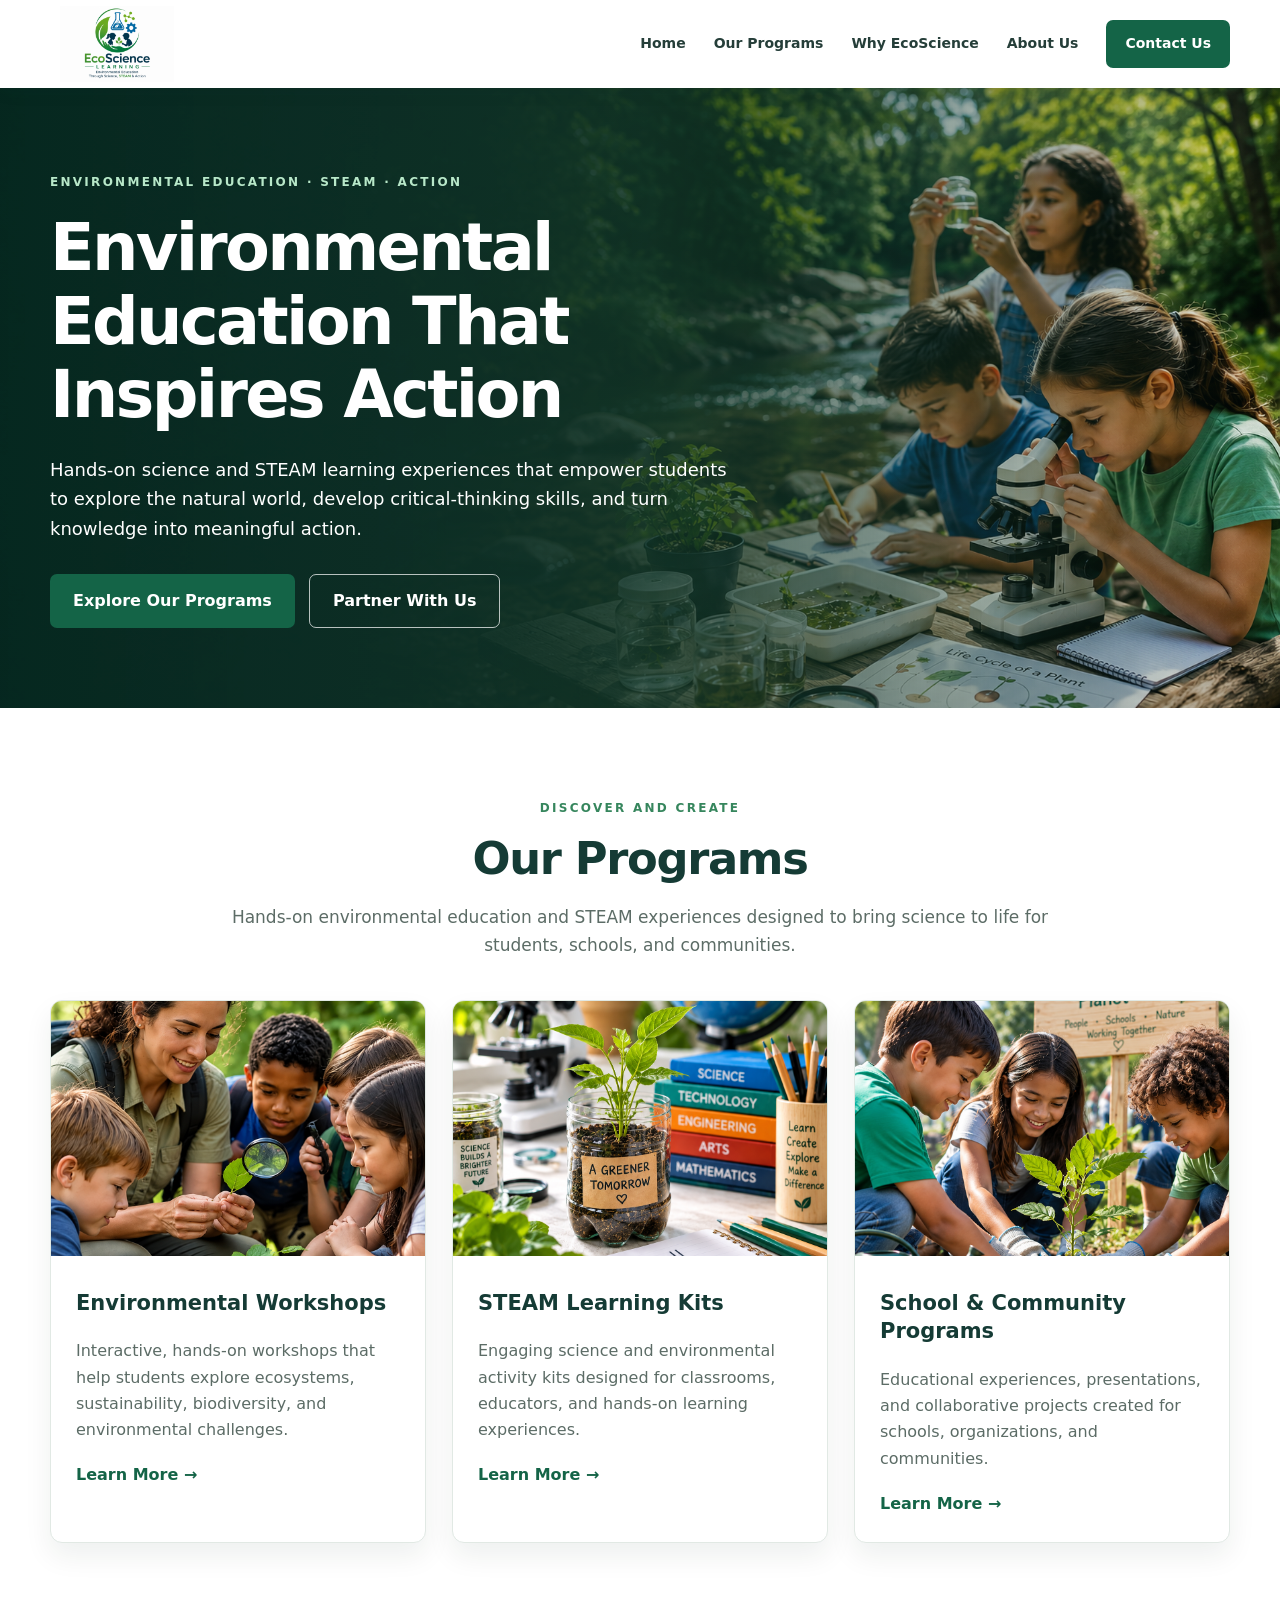
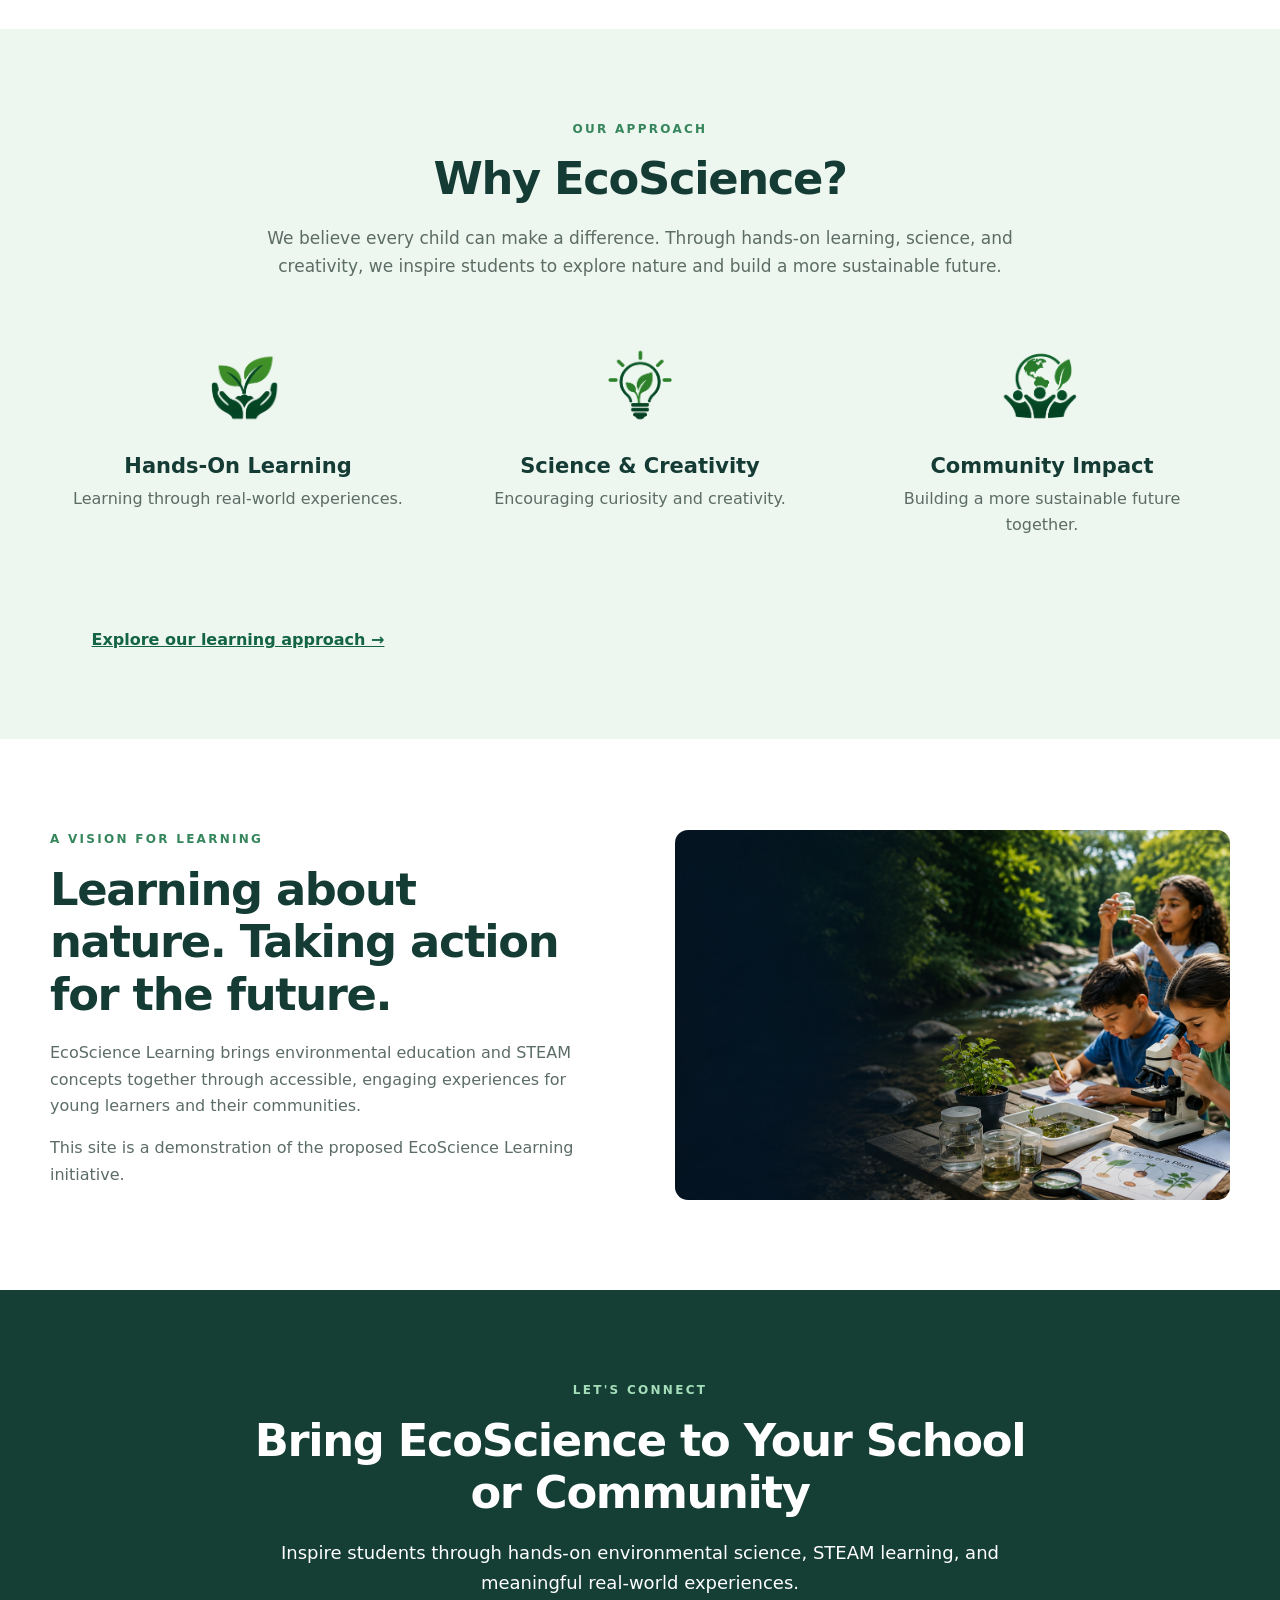
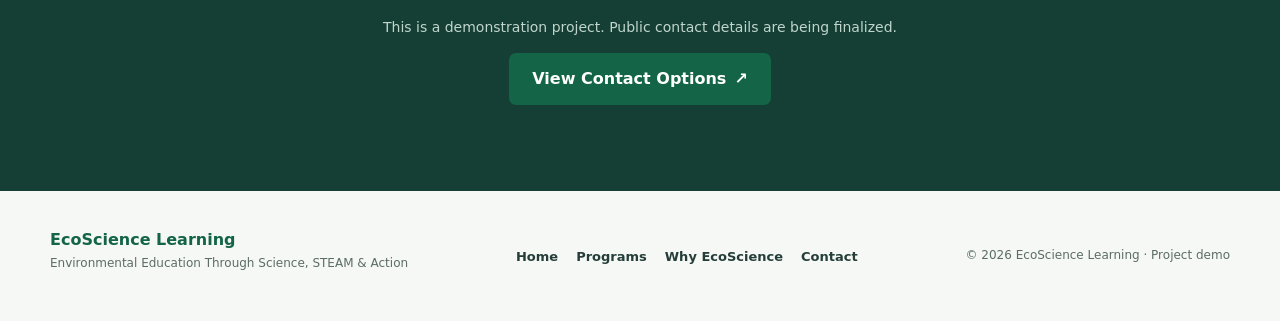
<file: index.html>
<!doctype html>
<html lang="en"><head><meta charset="utf-8"><meta name="viewport" content="width=device-width,initial-scale=1"><meta name="description" content="EcoScience Learning: hands-on environmental education, STEAM learning kits, and school and community programs."><title>EcoScience Learning | Environmental Education</title><link rel="stylesheet" href="style.css"></head>
<body><a class="skip" href="#main">Skip to content</a><header class="site-header"><div class="container header-inner"><a class="brand" href="index.html#home" aria-label="EcoScience Learning home"><img src="assets/ChatGPT-Image-Sep-1-2026-10_17_40-PM.png" alt="EcoScience Learning logo"></a><button class="menu-toggle" aria-controls="site-nav" aria-expanded="false">Menu ☰</button><nav id="site-nav" aria-label="Main navigation"><a href="index.html#home">Home</a><a href="index.html#programs">Our Programs</a><a href="why-ecoscience.html">Why EcoScience</a><a href="about.html">About Us</a><a href="contact.html" class="nav-contact">Contact Us</a></nav></div></header>
<main id="main"><section id="home" class="hero"><div class="container hero-content"><span class="eyebrow">Environmental education · STEAM · Action</span><h1>Environmental Education That Inspires Action</h1><p>Hands-on science and STEAM learning experiences that empower students to explore the natural world, develop critical-thinking skills, and turn knowledge into meaningful action.</p><div class="cta-group"><a class="btn primary" href="index.html#programs">Explore Our Programs</a><a class="btn secondary" href="contact.html">Partner With Us</a></div></div></section>
<section id="programs" class="section"><div class="container"><div class="section-heading"><span class="eyebrow">Discover and create</span><h2>Our Programs</h2><p>Hands-on environmental education and STEAM experiences designed to bring science to life for students, schools, and communities.</p></div><div class="program-grid"><article class="program-card"><img src="assets/Enviromental-Workshop.png" alt="Educator guiding children through an outdoor nature activity"><div class="card-body"><h3>Environmental Workshops</h3><p>Interactive, hands-on workshops that help students explore ecosystems, sustainability, biodiversity, and environmental challenges.</p><a href="environmental-workshops.html">Learn More <span aria-hidden="true">→</span></a></div></article><article class="program-card"><img src="assets/Steam-Learning.png" alt="Science and STEAM learning materials on a table"><div class="card-body"><h3>STEAM Learning Kits</h3><p>Engaging science and environmental activity kits designed for classrooms, educators, and hands-on learning experiences.</p><a href="steam-learning-kits.html">Learn More <span aria-hidden="true">→</span></a></div></article><article class="program-card"><img src="assets/Community-Program.png" alt="Children participating in a community planting activity"><div class="card-body"><h3>School &amp; Community Programs</h3><p>Educational experiences, presentations, and collaborative projects created for schools, organizations, and communities.</p><a href="school-community-programs.html">Learn More <span aria-hidden="true">→</span></a></div></article></div></div></section>
<section id="why" class="section soft"><div class="container"><div class="section-heading"><span class="eyebrow">Our approach</span><h2>Why EcoScience?</h2><p>We believe every child can make a difference. Through hands-on learning, science, and creativity, we inspire students to explore nature and build a more sustainable future.</p></div><div class="benefit-grid"><article><img src="assets/ecoscience_hands_on_learning.png" alt="Hands holding a green seedling"><h3>Hands-On Learning</h3><p>Learning through real-world experiences.</p></article><article><img src="assets/ecoscience_science_creativity-1.png" alt="Green lightbulb with a seedling"><h3>Science &amp; Creativity</h3><p>Encouraging curiosity and creativity.</p></article><article><img src="assets/ecoscience_community_impact.png" alt="Globe and green leaf held by hands"><h3>Community Impact</h3><p>Building a more sustainable future together.</p></article><p class="center-action"><a class="text-link" href="why-ecoscience.html">Explore our learning approach →</a></p></div></div></section>
<section id="about" class="section about"><div class="container about-grid"><div><span class="eyebrow">A vision for learning</span><h2>Learning about nature. Taking action for the future.</h2><p>EcoScience Learning brings environmental education and STEAM concepts together through accessible, engaging experiences for young learners and their communities.</p><p>This site is a demonstration of the proposed EcoScience Learning initiative.</p></div><img src="assets/ChatGPT-Image-Sep-2-2026-10_49_03-PM.png" alt="Young students exploring nature beside a stream" loading="lazy"></div></section>
<section id="contact" class="section contact"><div class="container contact-inner"><span class="eyebrow">Let's connect</span><h2>Bring EcoScience to Your School or Community</h2><p>Inspire students through hands-on environmental science, STEAM learning, and meaningful real-world experiences.</p><p class="contact-note">This is a demonstration project. Public contact details are being finalized.</p><a class="btn primary" href="contact.html">View Contact Options <span aria-hidden="true">↗</span></a></div></section></main>
<footer><div class="container footer-inner"><div><strong>EcoScience Learning</strong><p>Environmental Education Through Science, STEAM &amp; Action</p></div><nav aria-label="Footer navigation"><a href="index.html#home">Home</a><a href="index.html#programs">Programs</a><a href="why-ecoscience.html">Why EcoScience</a><a href="contact.html">Contact</a></nav><span>© <span id="year">2026</span> EcoScience Learning · Project demo</span></div></footer><script src="script.js"></script></body></html>
</file>
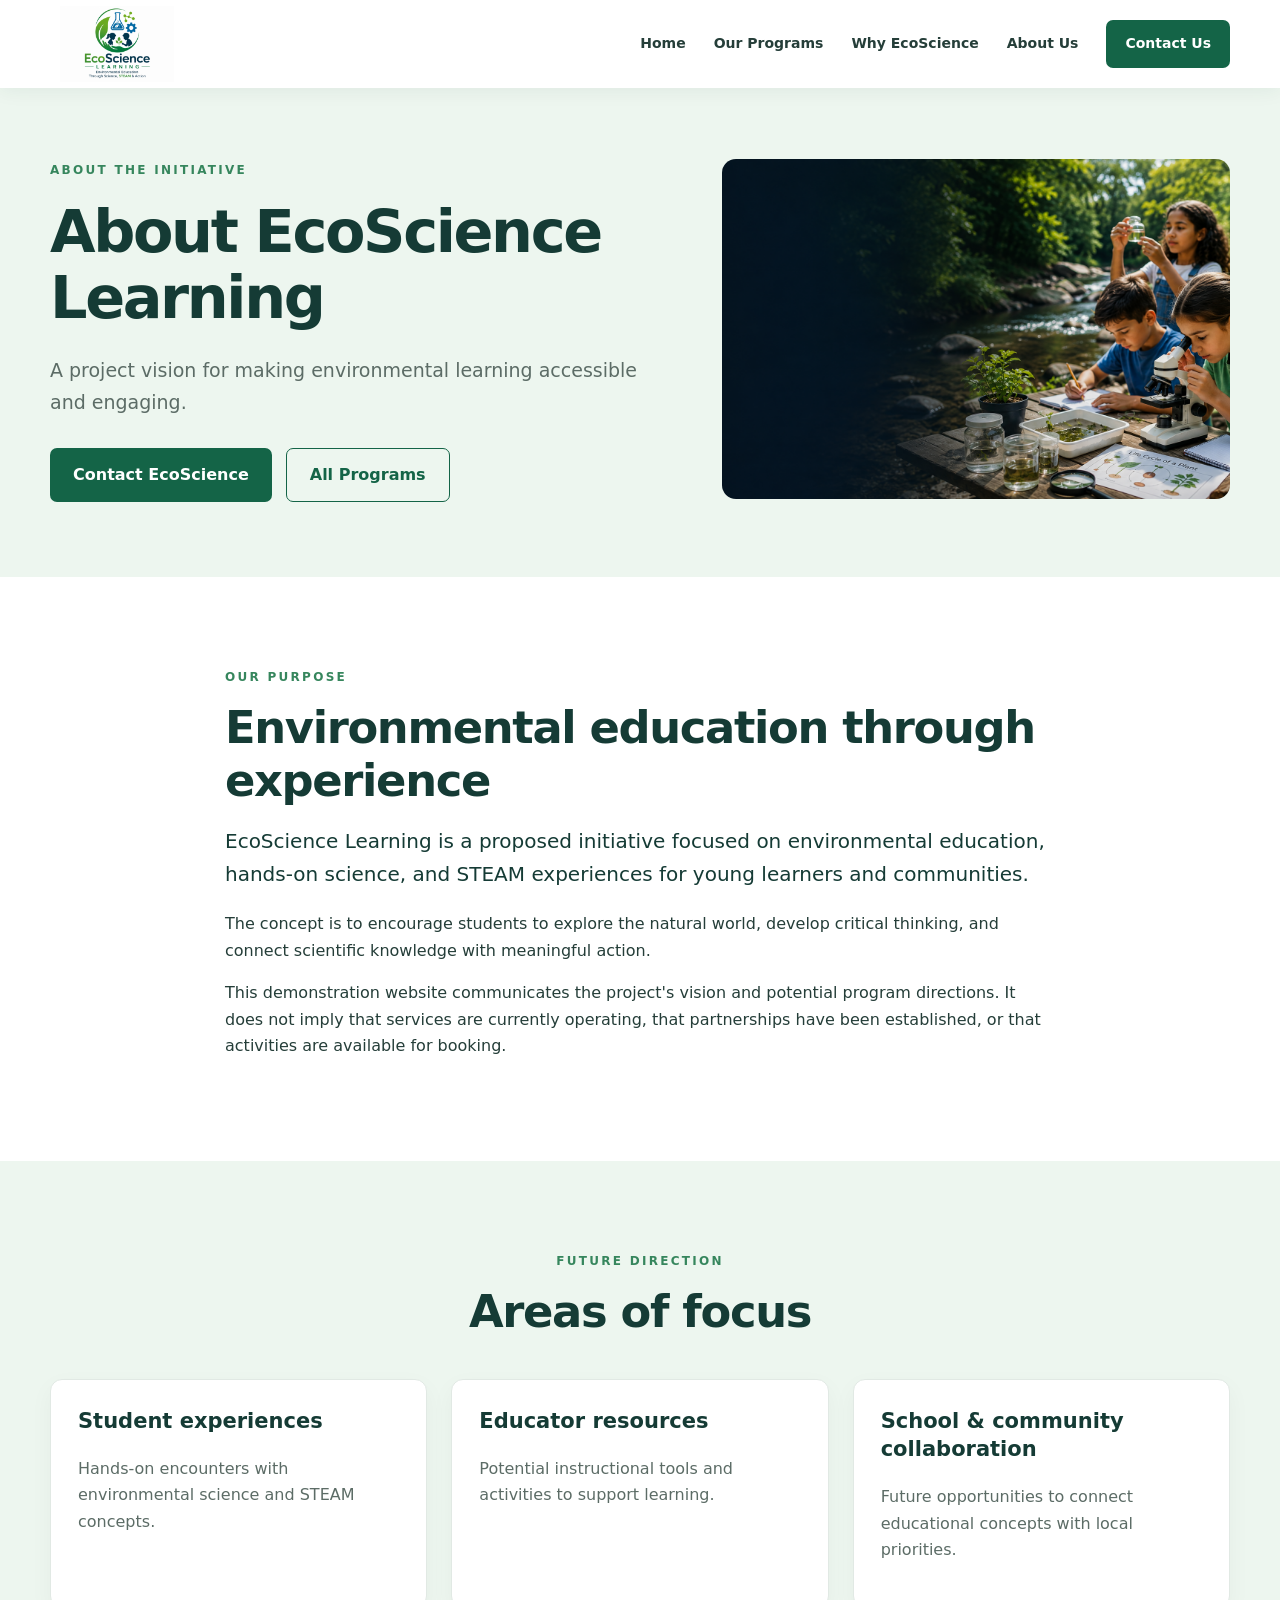
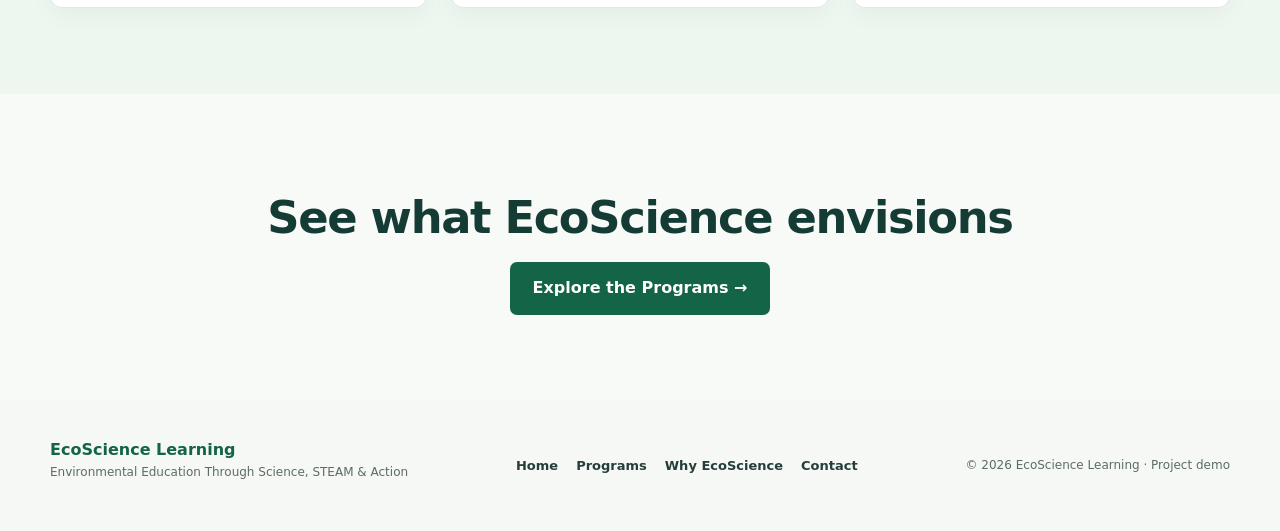
<file: about.html>
<!doctype html><html lang="en"><head><meta charset="utf-8"><meta name="viewport" content="width=device-width,initial-scale=1"><meta name="description" content="The vision and purpose behind the EcoScience Learning project."><title>About Us | EcoScience Learning</title><link rel="stylesheet" href="style.css"></head><body><a class="skip" href="#main">Skip to content</a><header class="site-header"><div class="container header-inner"><a class="brand" href="index.html#home" aria-label="EcoScience Learning home"><img src="assets/ChatGPT-Image-Sep-1-2026-10_17_40-PM.png" alt="EcoScience Learning logo"></a><button class="menu-toggle" aria-controls="site-nav" aria-expanded="false">Menu ☰</button><nav id="site-nav" aria-label="Main navigation"><a href="index.html#home">Home</a><a href="index.html#programs">Our Programs</a><a href="why-ecoscience.html">Why EcoScience</a><a href="about.html">About Us</a><a href="contact.html" class="nav-contact">Contact Us</a></nav></div></header><main id="main"><section class="detail-hero"><div class="container detail-hero-grid"><div><span class="eyebrow">About the initiative</span><h1>About EcoScience Learning</h1><p>A project vision for making environmental learning accessible and engaging.</p><div class="cta-group"><a class="btn primary" href="contact.html">Contact EcoScience</a><a class="btn outline" href="index.html#programs">All Programs</a></div></div><img src="assets/ChatGPT-Image-Sep-2-2026-10_49_03-PM.png" alt="Illustration related to About EcoScience Learning"></div></section><section class="section"><div class="container narrow"><span class="eyebrow">Our purpose</span><h2>Environmental education through experience</h2><p class="lead">EcoScience Learning is a proposed initiative focused on environmental education, hands-on science, and STEAM experiences for young learners and communities.</p><p>The concept is to encourage students to explore the natural world, develop critical thinking, and connect scientific knowledge with meaningful action.</p><p>This demonstration website communicates the project's vision and potential program directions. It does not imply that services are currently operating, that partnerships have been established, or that activities are available for booking.</p></div></section><section class="section soft"><div class="container"><div class="section-heading"><span class="eyebrow">Future direction</span><h2>Areas of focus</h2></div><div class="detail-features"><article><h3>Student experiences</h3><p>Hands-on encounters with environmental science and STEAM concepts.</p></article><article><h3>Educator resources</h3><p>Potential instructional tools and activities to support learning.</p></article><article><h3>School & community collaboration</h3><p>Future opportunities to connect educational concepts with local priorities.</p></article></div></div></section><section class="section final-cta"><div class="container center"><h2>See what EcoScience envisions</h2><a href="index.html#programs" class="btn primary">Explore the Programs →</a></div></section></main><footer><div class="container footer-inner"><div><strong>EcoScience Learning</strong><p>Environmental Education Through Science, STEAM &amp; Action</p></div><nav aria-label="Footer navigation"><a href="index.html">Home</a><a href="index.html#programs">Programs</a><a href="why-ecoscience.html">Why EcoScience</a><a href="contact.html">Contact</a></nav><span>© <span id="year">2026</span> EcoScience Learning · Project demo</span></div></footer><script src="script.js"></script></body></html>
</file>
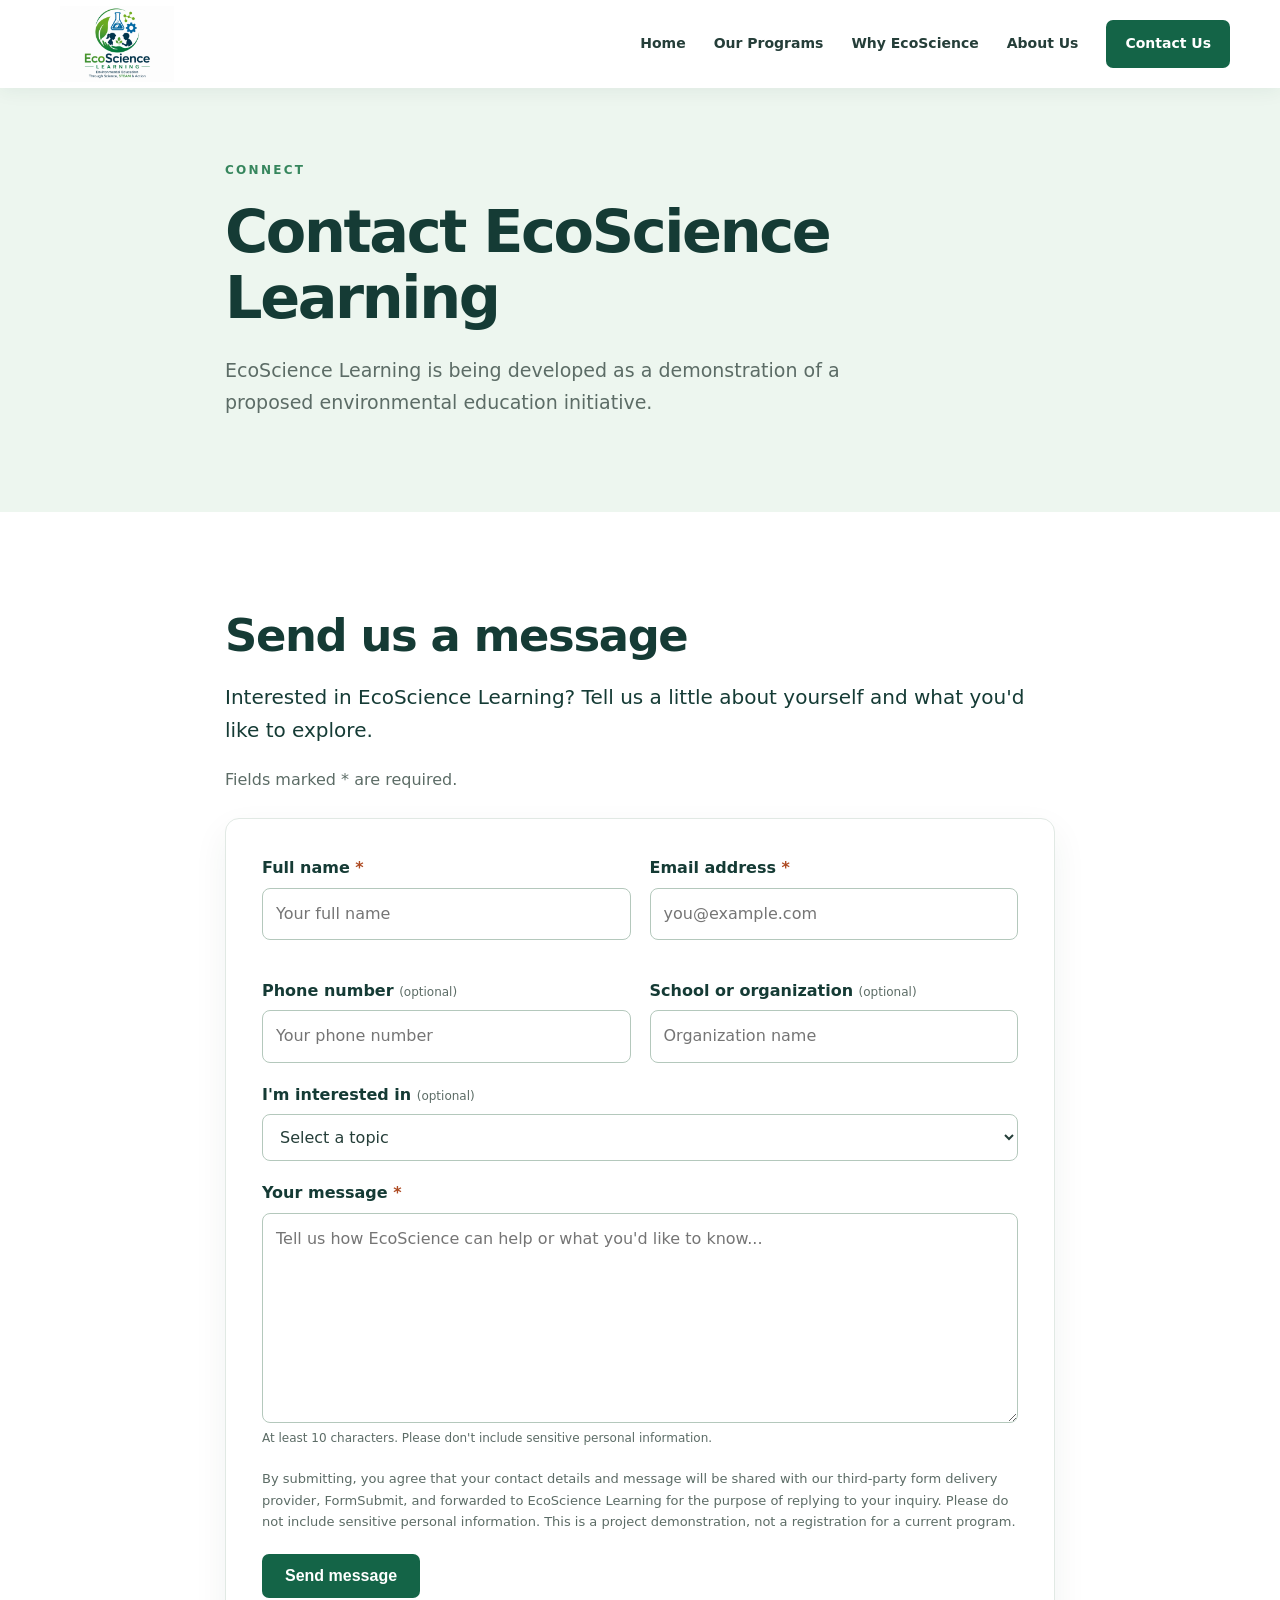
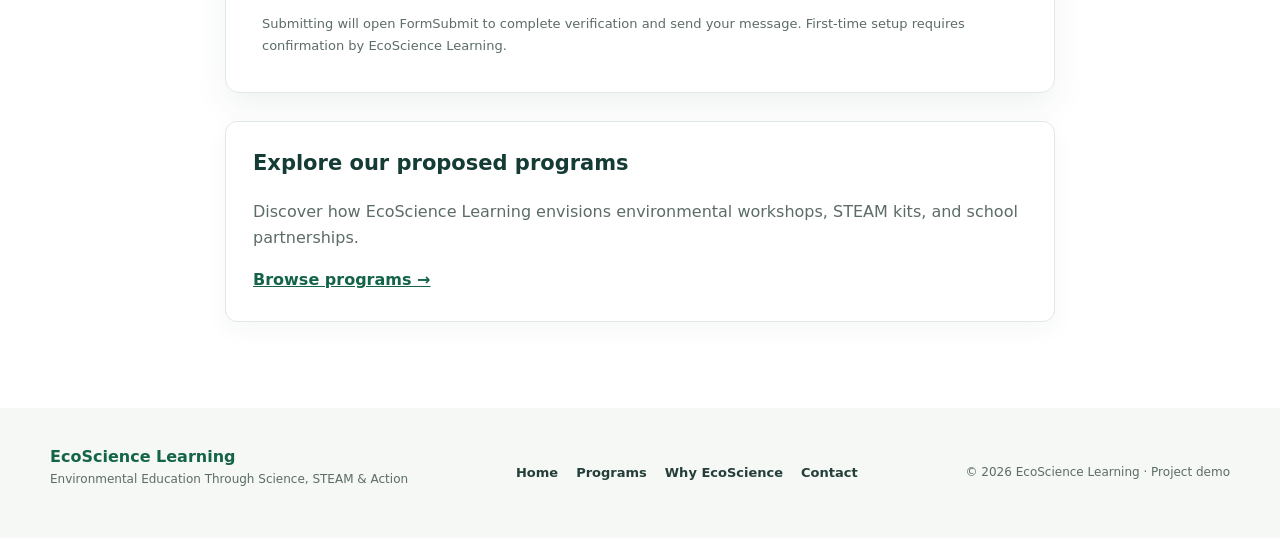
<file: contact.html>
<!doctype html><html lang="en"><head><meta charset="utf-8"><meta name="viewport" content="width=device-width,initial-scale=1"><meta name="description" content="Contact and information for EcoScience Learning project demo."><title>Contact Us | EcoScience Learning</title><link rel="stylesheet" href="style.css"></head><body><a class="skip" href="#main">Skip to content</a><header class="site-header"><div class="container header-inner"><a class="brand" href="index.html#home" aria-label="EcoScience Learning home"><img src="assets/ChatGPT-Image-Sep-1-2026-10_17_40-PM.png" alt="EcoScience Learning logo"></a><button class="menu-toggle" aria-controls="site-nav" aria-expanded="false">Menu ☰</button><nav id="site-nav" aria-label="Main navigation"><a href="index.html#home">Home</a><a href="index.html#programs">Our Programs</a><a href="why-ecoscience.html">Why EcoScience</a><a href="about.html">About Us</a><a href="contact.html" class="nav-contact">Contact Us</a></nav></div></header><main id="main"><section class="detail-hero no-photo"><div class="container narrow"><span class="eyebrow">Connect</span><h1>Contact EcoScience Learning</h1><p>EcoScience Learning is being developed as a demonstration of a proposed environmental education initiative.</p></div></section><section class="section"><div class="container narrow"><div class="contact-intro"><h2>Send us a message</h2><p class="lead">Interested in EcoScience Learning? Tell us a little about yourself and what you'd like to explore.</p><p>Fields marked <span aria-label="required">*</span> are required.</p></div><div class="contact-panel"><form id="inquiry-form" action="https://formsubmit.co/manuelameireles35@gmail.com" method="POST"><div class="form-grid"><div class="form-field"><label for="full-name">Full name <span aria-hidden="true">*</span></label><input id="full-name" name="name" type="text" autocomplete="name" maxlength="120" required placeholder="Your full name"></div><div class="form-field"><label for="email">Email address <span aria-hidden="true">*</span></label><input id="email" name="email" type="email" autocomplete="email" maxlength="254" required placeholder="you@example.com"></div><div class="form-field"><label for="phone">Phone number <span class="optional">(optional)</span></label><input id="phone" name="phone" type="tel" autocomplete="tel" maxlength="35" placeholder="Your phone number"></div><div class="form-field"><label for="organization">School or organization <span class="optional">(optional)</span></label><input id="organization" name="organization" type="text" autocomplete="organization" maxlength="140" placeholder="Organization name"></div></div><div class="form-field"><label for="interest">I'm interested in <span class="optional">(optional)</span></label><select id="interest" name="interest"><option value="">Select a topic</option><option>Environmental workshops</option><option>STEAM learning kits</option><option>School and community programs</option><option>Partnerships</option><option>General question</option></select></div><div class="form-field"><label for="message">Your message <span aria-hidden="true">*</span></label><textarea id="message" name="message" rows="7" minlength="10" maxlength="3000" placeholder="Tell us how EcoScience can help or what you'd like to know..." required></textarea><small>At least 10 characters. Please don't include sensitive personal information.</small></div><input type="text" name="_honey" class="honeypot" tabindex="-1" autocomplete="off" aria-hidden="true"><p class="form-disclosure">By submitting, you agree that your contact details and message will be shared with our third-party form delivery provider, FormSubmit, and forwarded to EcoScience Learning for the purpose of replying to your inquiry. Please do not include sensitive personal information. This is a project demonstration, not a registration for a current program.</p><input type="hidden" name="_subject" value="New EcoScience Learning website inquiry"><input type="hidden" name="_template" value="table"><div class="form-actions"><button class="btn primary form-submit" type="submit">Send message</button><span class="form-status" id="form-status" role="status">Submitting will open FormSubmit to complete verification and send your message. First-time setup requires confirmation by EcoScience Learning.</span></div></form></div><div class="concept-card" style="margin-top:28px"><h3>Explore our proposed programs</h3><p>Discover how EcoScience Learning envisions environmental workshops, STEAM kits, and school partnerships.</p><a class="text-link" href="index.html#programs">Browse programs →</a></div></div></section></main><footer><div class="container footer-inner"><div><strong>EcoScience Learning</strong><p>Environmental Education Through Science, STEAM &amp; Action</p></div><nav aria-label="Footer navigation"><a href="index.html">Home</a><a href="index.html#programs">Programs</a><a href="why-ecoscience.html">Why EcoScience</a><a href="contact.html">Contact</a></nav><span>© <span id="year">2026</span> EcoScience Learning · Project demo</span></div></footer><script src="script.js"></script></body></html>
</file>
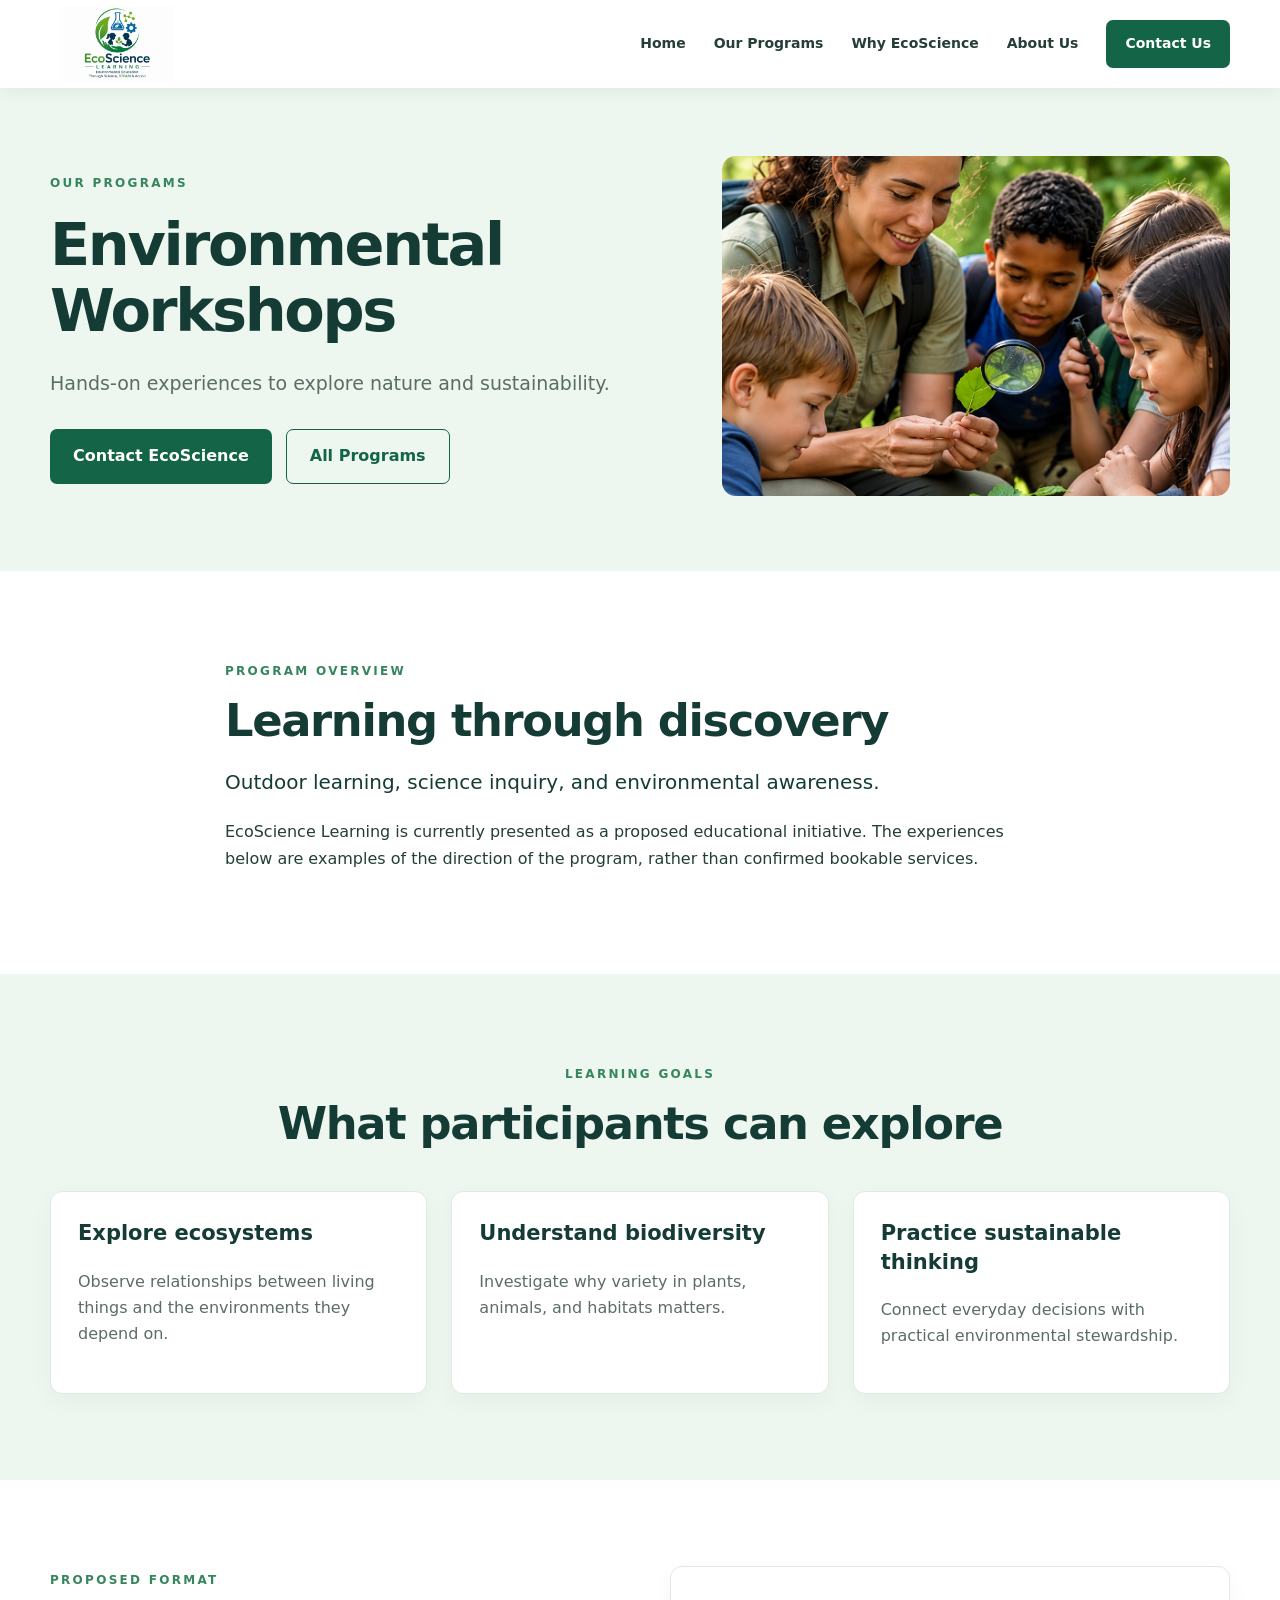
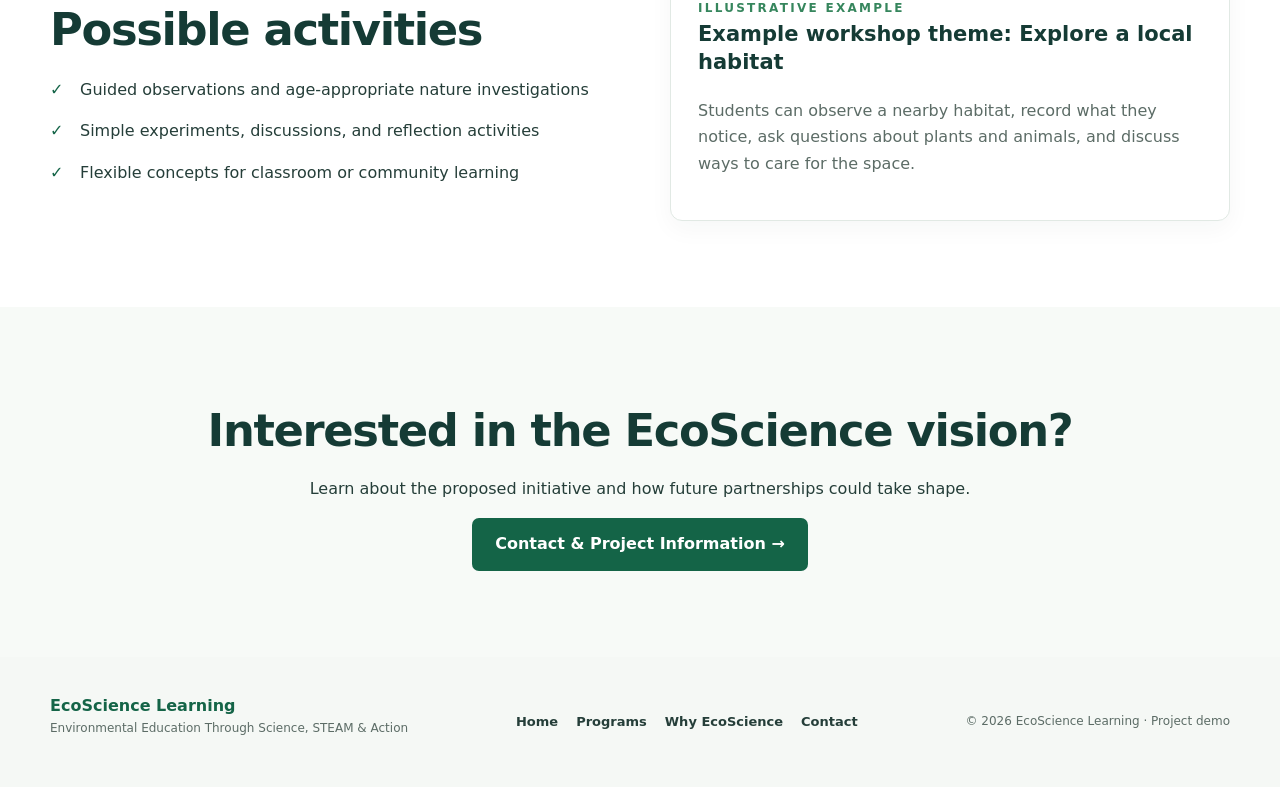
<file: environmental-workshops.html>
<!doctype html><html lang="en"><head><meta charset="utf-8"><meta name="viewport" content="width=device-width,initial-scale=1"><meta name="description" content="Hands-on experiences to explore nature and sustainability."><title>Environmental Workshops | EcoScience Learning</title><link rel="stylesheet" href="style.css"></head><body><a class="skip" href="#main">Skip to content</a><header class="site-header"><div class="container header-inner"><a class="brand" href="index.html#home" aria-label="EcoScience Learning home"><img src="assets/ChatGPT-Image-Sep-1-2026-10_17_40-PM.png" alt="EcoScience Learning logo"></a><button class="menu-toggle" aria-controls="site-nav" aria-expanded="false">Menu ☰</button><nav id="site-nav" aria-label="Main navigation"><a href="index.html#home">Home</a><a href="index.html#programs">Our Programs</a><a href="why-ecoscience.html">Why EcoScience</a><a href="about.html">About Us</a><a href="contact.html" class="nav-contact">Contact Us</a></nav></div></header><main id="main"><section class="detail-hero"><div class="container detail-hero-grid"><div><span class="eyebrow">Our programs</span><h1>Environmental Workshops</h1><p>Hands-on experiences to explore nature and sustainability.</p><div class="cta-group"><a class="btn primary" href="contact.html">Contact EcoScience</a><a class="btn outline" href="index.html#programs">All Programs</a></div></div><img src="assets/Enviromental-Workshop.png" alt="Illustration related to Environmental Workshops"></div></section><section class="section"><div class="container narrow"><span class="eyebrow">Program overview</span><h2>Learning through discovery</h2><p class="lead">Outdoor learning, science inquiry, and environmental awareness.</p><p>EcoScience Learning is currently presented as a proposed educational initiative. The experiences below are examples of the direction of the program, rather than confirmed bookable services.</p></div></section><section class="section soft"><div class="container"><div class="section-heading"><span class="eyebrow">Learning goals</span><h2>What participants can explore</h2></div><div class="detail-features"><article><h3>Explore ecosystems</h3><p>Observe relationships between living things and the environments they depend on.</p></article><article><h3>Understand biodiversity</h3><p>Investigate why variety in plants, animals, and habitats matters.</p></article><article><h3>Practice sustainable thinking</h3><p>Connect everyday decisions with practical environmental stewardship.</p></article></div></div></section><section class="section"><div class="container split-content"><div><span class="eyebrow">Proposed format</span><h2>Possible activities</h2><ul class="check-list"><li>Guided observations and age-appropriate nature investigations</li><li>Simple experiments, discussions, and reflection activities</li><li>Flexible concepts for classroom or community learning</li></ul></div><aside class="concept-card"><span class="eyebrow">Illustrative example</span><h3>Example workshop theme: Explore a local habitat</h3><p>Students can observe a nearby habitat, record what they notice, ask questions about plants and animals, and discuss ways to care for the space.</p></aside></div></section><section class="section final-cta"><div class="container center"><h2>Interested in the EcoScience vision?</h2><p>Learn about the proposed initiative and how future partnerships could take shape.</p><a class="btn primary" href="contact.html">Contact & Project Information →</a></div></section></main><footer><div class="container footer-inner"><div><strong>EcoScience Learning</strong><p>Environmental Education Through Science, STEAM &amp; Action</p></div><nav aria-label="Footer navigation"><a href="index.html">Home</a><a href="index.html#programs">Programs</a><a href="why-ecoscience.html">Why EcoScience</a><a href="contact.html">Contact</a></nav><span>© <span id="year">2026</span> EcoScience Learning · Project demo</span></div></footer><script src="script.js"></script></body></html>
</file>
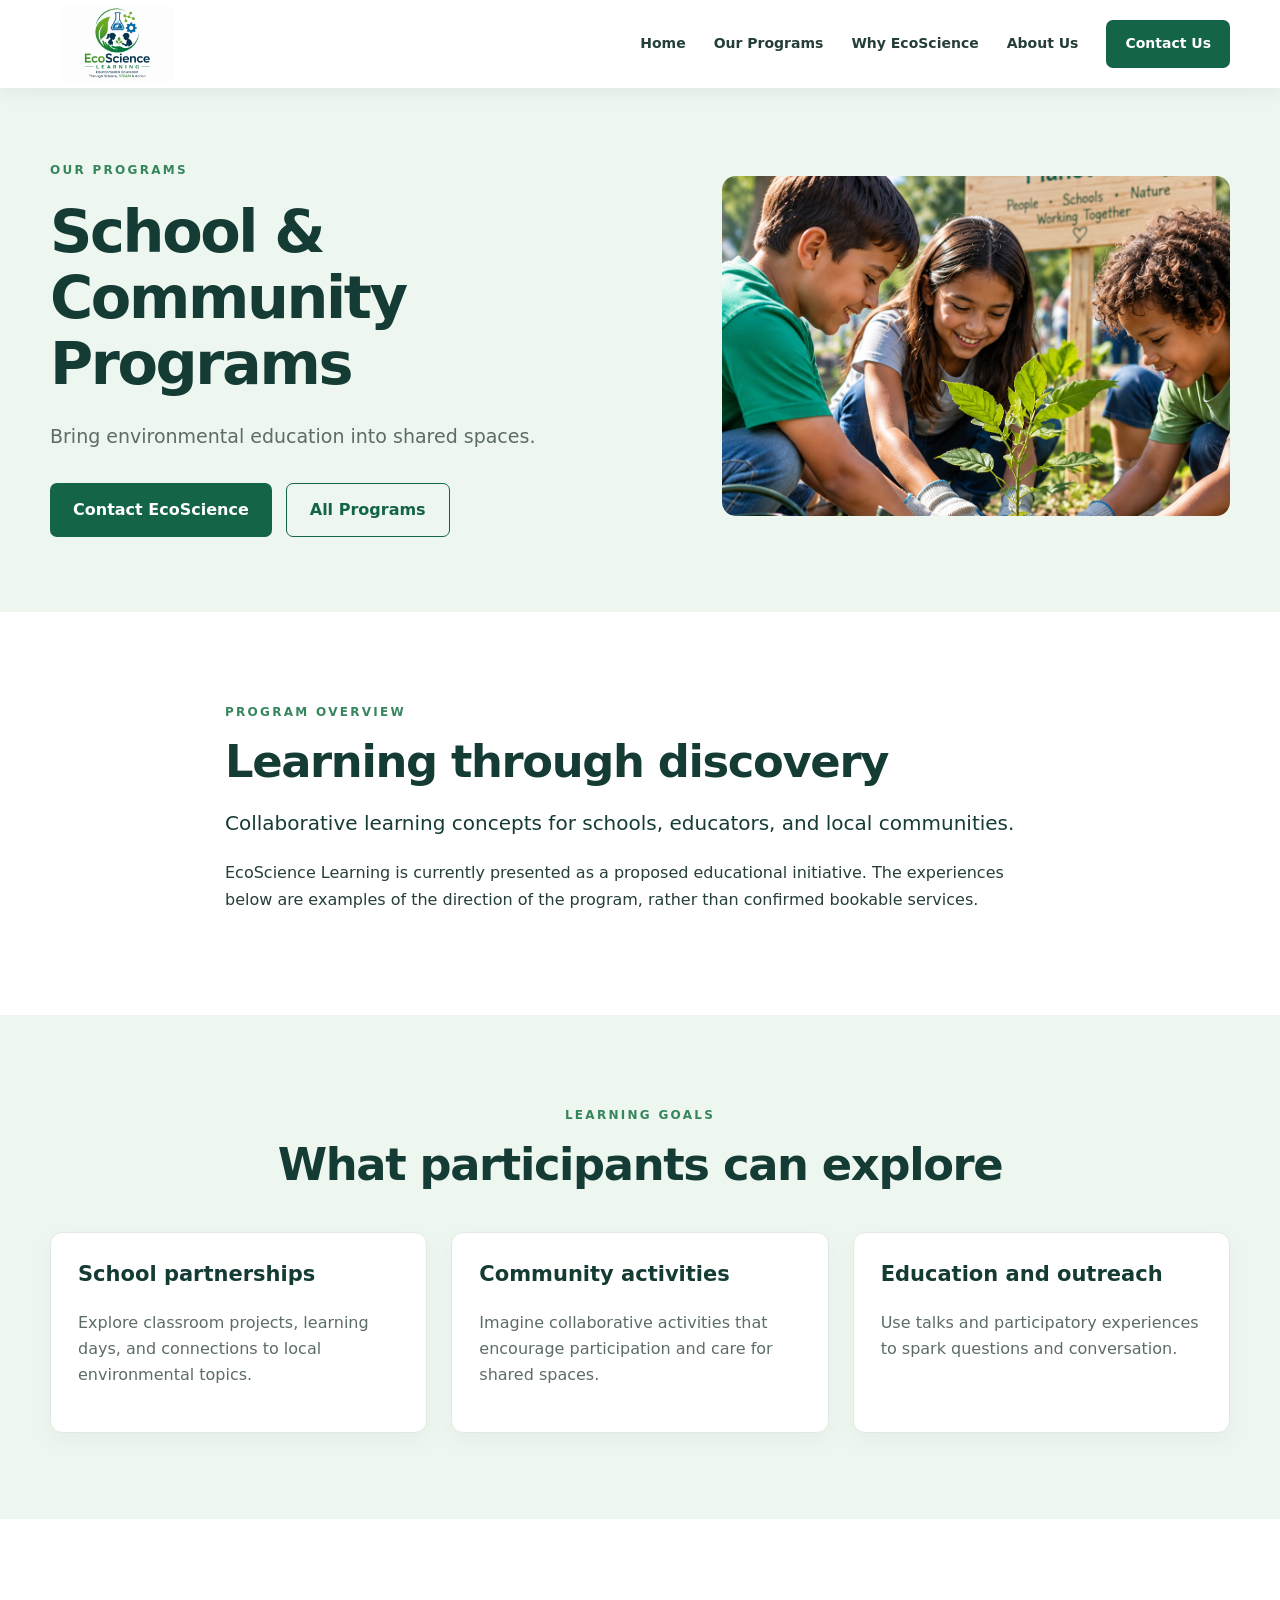
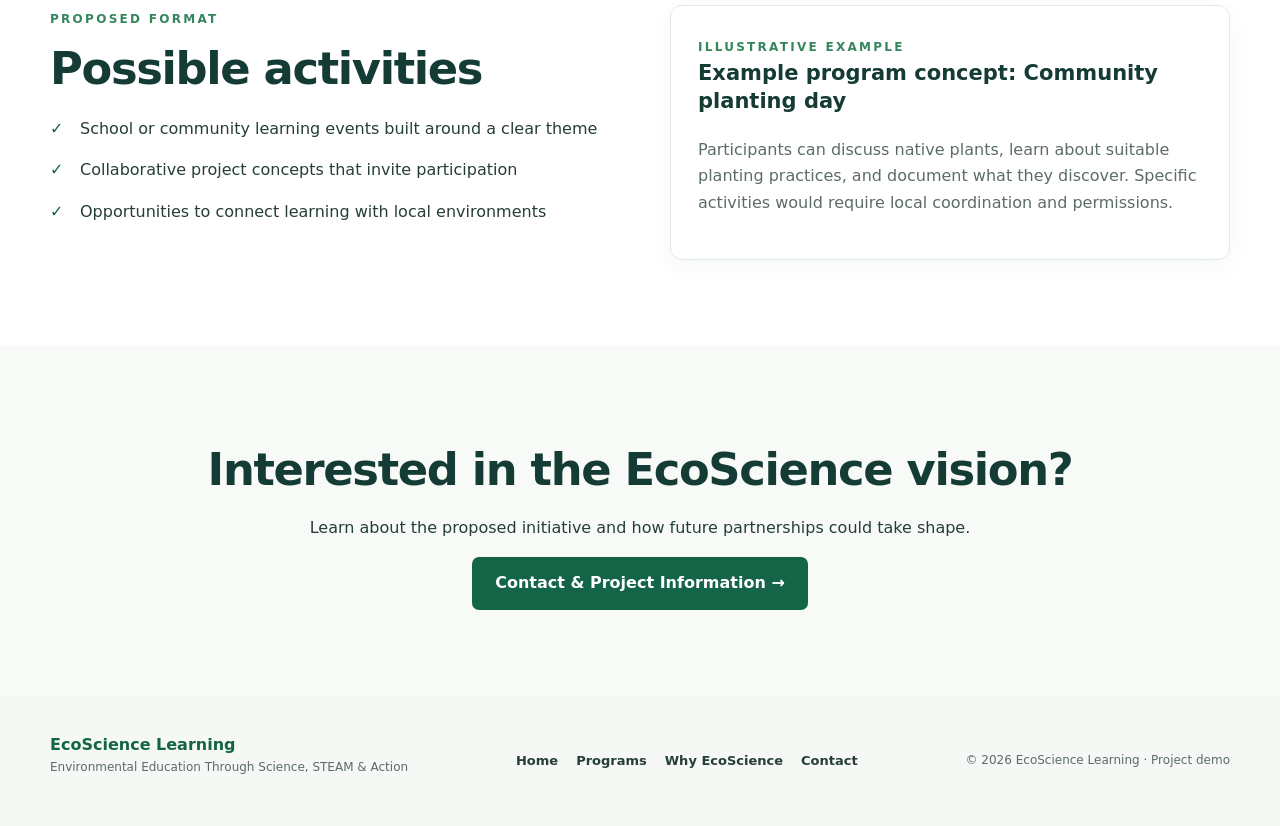
<file: school-community-programs.html>
<!doctype html><html lang="en"><head><meta charset="utf-8"><meta name="viewport" content="width=device-width,initial-scale=1"><meta name="description" content="Bring environmental education into shared spaces."><title>School & Community Programs | EcoScience Learning</title><link rel="stylesheet" href="style.css"></head><body><a class="skip" href="#main">Skip to content</a><header class="site-header"><div class="container header-inner"><a class="brand" href="index.html#home" aria-label="EcoScience Learning home"><img src="assets/ChatGPT-Image-Sep-1-2026-10_17_40-PM.png" alt="EcoScience Learning logo"></a><button class="menu-toggle" aria-controls="site-nav" aria-expanded="false">Menu ☰</button><nav id="site-nav" aria-label="Main navigation"><a href="index.html#home">Home</a><a href="index.html#programs">Our Programs</a><a href="why-ecoscience.html">Why EcoScience</a><a href="about.html">About Us</a><a href="contact.html" class="nav-contact">Contact Us</a></nav></div></header><main id="main"><section class="detail-hero"><div class="container detail-hero-grid"><div><span class="eyebrow">Our programs</span><h1>School & Community Programs</h1><p>Bring environmental education into shared spaces.</p><div class="cta-group"><a class="btn primary" href="contact.html">Contact EcoScience</a><a class="btn outline" href="index.html#programs">All Programs</a></div></div><img src="assets/Community-Program.png" alt="Illustration related to School &amp; Community Programs"></div></section><section class="section"><div class="container narrow"><span class="eyebrow">Program overview</span><h2>Learning through discovery</h2><p class="lead">Collaborative learning concepts for schools, educators, and local communities.</p><p>EcoScience Learning is currently presented as a proposed educational initiative. The experiences below are examples of the direction of the program, rather than confirmed bookable services.</p></div></section><section class="section soft"><div class="container"><div class="section-heading"><span class="eyebrow">Learning goals</span><h2>What participants can explore</h2></div><div class="detail-features"><article><h3>School partnerships</h3><p>Explore classroom projects, learning days, and connections to local environmental topics.</p></article><article><h3>Community activities</h3><p>Imagine collaborative activities that encourage participation and care for shared spaces.</p></article><article><h3>Education and outreach</h3><p>Use talks and participatory experiences to spark questions and conversation.</p></article></div></div></section><section class="section"><div class="container split-content"><div><span class="eyebrow">Proposed format</span><h2>Possible activities</h2><ul class="check-list"><li>School or community learning events built around a clear theme</li><li>Collaborative project concepts that invite participation</li><li>Opportunities to connect learning with local environments</li></ul></div><aside class="concept-card"><span class="eyebrow">Illustrative example</span><h3>Example program concept: Community planting day</h3><p>Participants can discuss native plants, learn about suitable planting practices, and document what they discover. Specific activities would require local coordination and permissions.</p></aside></div></section><section class="section final-cta"><div class="container center"><h2>Interested in the EcoScience vision?</h2><p>Learn about the proposed initiative and how future partnerships could take shape.</p><a class="btn primary" href="contact.html">Contact & Project Information →</a></div></section></main><footer><div class="container footer-inner"><div><strong>EcoScience Learning</strong><p>Environmental Education Through Science, STEAM &amp; Action</p></div><nav aria-label="Footer navigation"><a href="index.html">Home</a><a href="index.html#programs">Programs</a><a href="why-ecoscience.html">Why EcoScience</a><a href="contact.html">Contact</a></nav><span>© <span id="year">2026</span> EcoScience Learning · Project demo</span></div></footer><script src="script.js"></script></body></html>
</file>
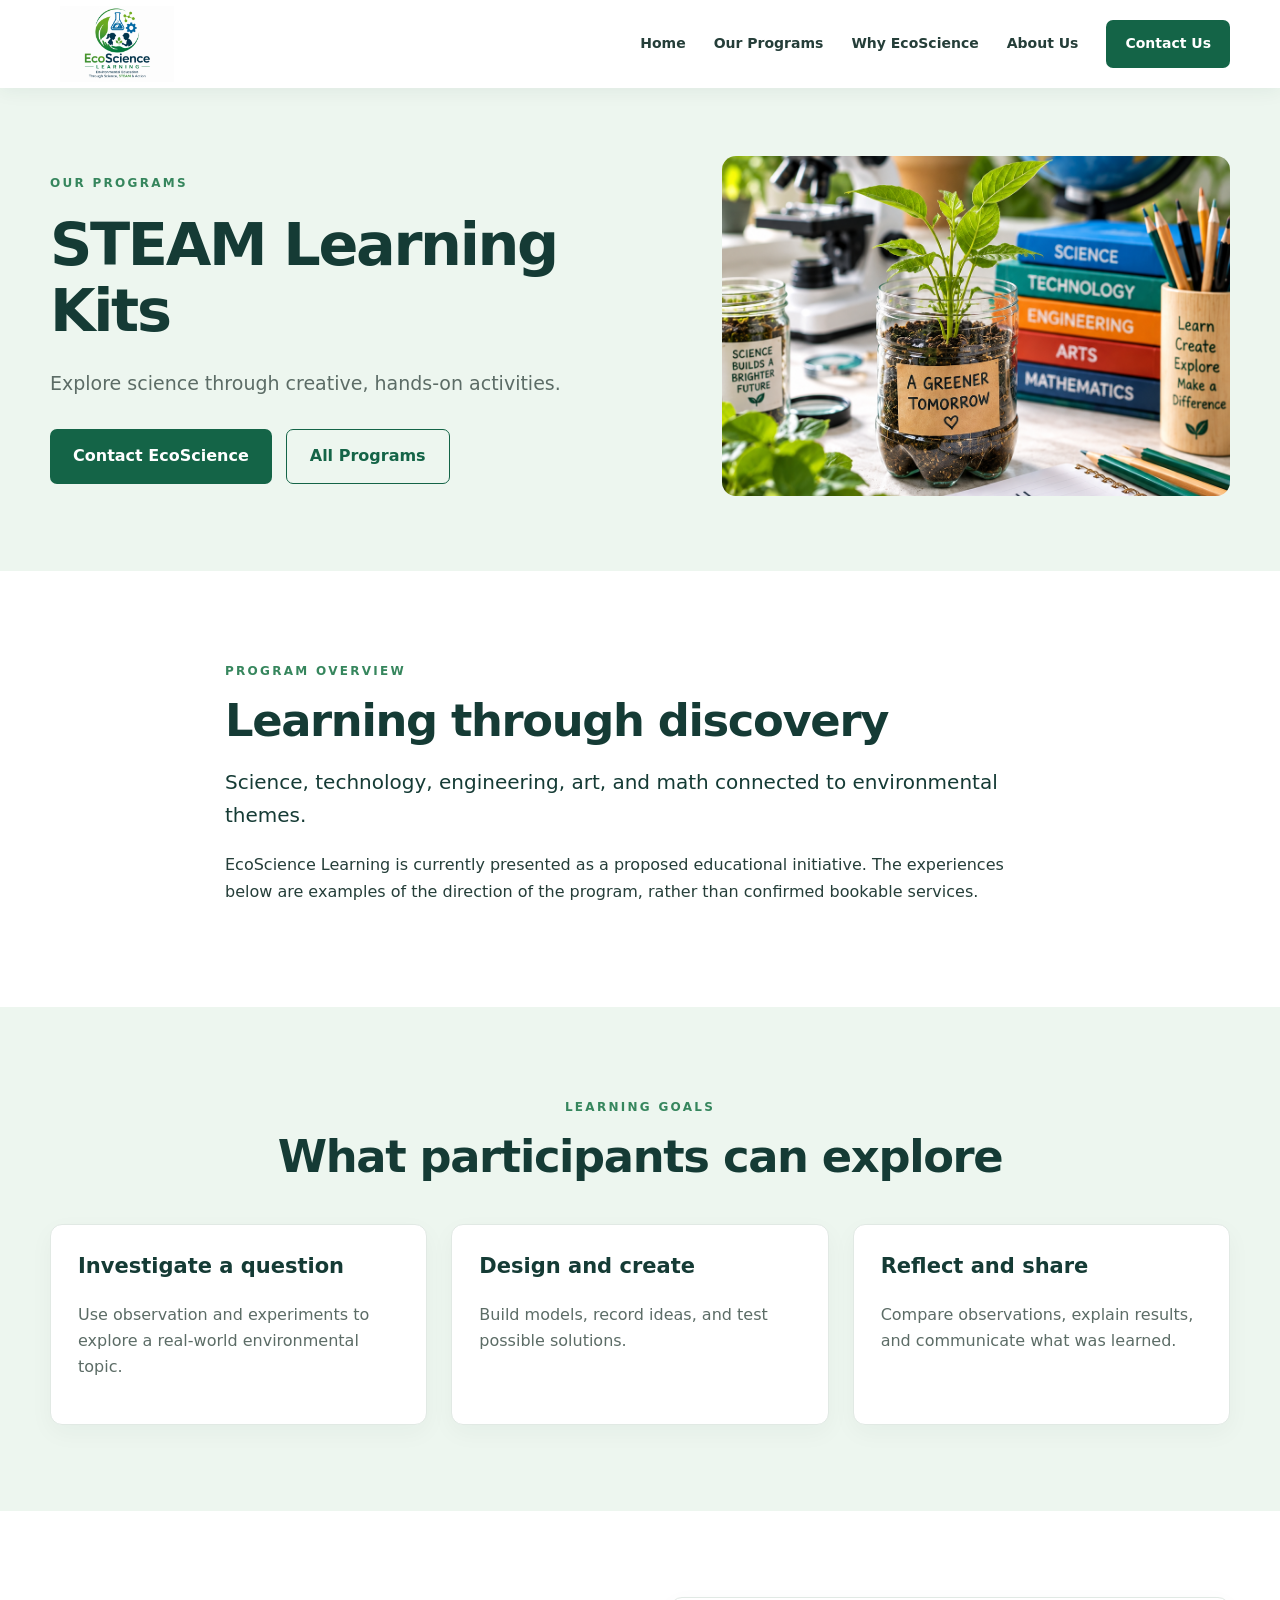
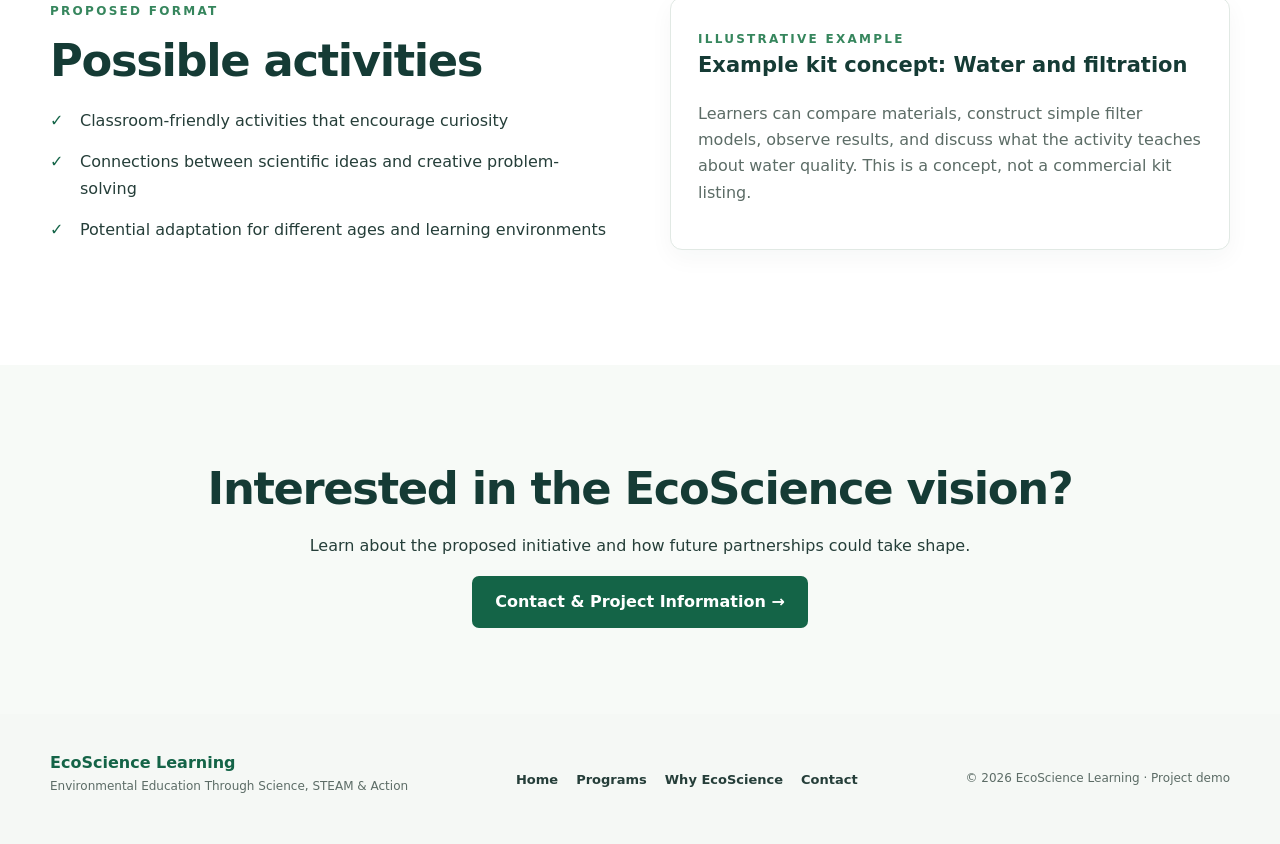
<file: steam-learning-kits.html>
<!doctype html><html lang="en"><head><meta charset="utf-8"><meta name="viewport" content="width=device-width,initial-scale=1"><meta name="description" content="Explore science through creative, hands-on activities."><title>STEAM Learning Kits | EcoScience Learning</title><link rel="stylesheet" href="style.css"></head><body><a class="skip" href="#main">Skip to content</a><header class="site-header"><div class="container header-inner"><a class="brand" href="index.html#home" aria-label="EcoScience Learning home"><img src="assets/ChatGPT-Image-Sep-1-2026-10_17_40-PM.png" alt="EcoScience Learning logo"></a><button class="menu-toggle" aria-controls="site-nav" aria-expanded="false">Menu ☰</button><nav id="site-nav" aria-label="Main navigation"><a href="index.html#home">Home</a><a href="index.html#programs">Our Programs</a><a href="why-ecoscience.html">Why EcoScience</a><a href="about.html">About Us</a><a href="contact.html" class="nav-contact">Contact Us</a></nav></div></header><main id="main"><section class="detail-hero"><div class="container detail-hero-grid"><div><span class="eyebrow">Our programs</span><h1>STEAM Learning Kits</h1><p>Explore science through creative, hands-on activities.</p><div class="cta-group"><a class="btn primary" href="contact.html">Contact EcoScience</a><a class="btn outline" href="index.html#programs">All Programs</a></div></div><img src="assets/Steam-Learning.png" alt="Illustration related to STEAM Learning Kits"></div></section><section class="section"><div class="container narrow"><span class="eyebrow">Program overview</span><h2>Learning through discovery</h2><p class="lead">Science, technology, engineering, art, and math connected to environmental themes.</p><p>EcoScience Learning is currently presented as a proposed educational initiative. The experiences below are examples of the direction of the program, rather than confirmed bookable services.</p></div></section><section class="section soft"><div class="container"><div class="section-heading"><span class="eyebrow">Learning goals</span><h2>What participants can explore</h2></div><div class="detail-features"><article><h3>Investigate a question</h3><p>Use observation and experiments to explore a real-world environmental topic.</p></article><article><h3>Design and create</h3><p>Build models, record ideas, and test possible solutions.</p></article><article><h3>Reflect and share</h3><p>Compare observations, explain results, and communicate what was learned.</p></article></div></div></section><section class="section"><div class="container split-content"><div><span class="eyebrow">Proposed format</span><h2>Possible activities</h2><ul class="check-list"><li>Classroom-friendly activities that encourage curiosity</li><li>Connections between scientific ideas and creative problem-solving</li><li>Potential adaptation for different ages and learning environments</li></ul></div><aside class="concept-card"><span class="eyebrow">Illustrative example</span><h3>Example kit concept: Water and filtration</h3><p>Learners can compare materials, construct simple filter models, observe results, and discuss what the activity teaches about water quality. This is a concept, not a commercial kit listing.</p></aside></div></section><section class="section final-cta"><div class="container center"><h2>Interested in the EcoScience vision?</h2><p>Learn about the proposed initiative and how future partnerships could take shape.</p><a class="btn primary" href="contact.html">Contact & Project Information →</a></div></section></main><footer><div class="container footer-inner"><div><strong>EcoScience Learning</strong><p>Environmental Education Through Science, STEAM &amp; Action</p></div><nav aria-label="Footer navigation"><a href="index.html">Home</a><a href="index.html#programs">Programs</a><a href="why-ecoscience.html">Why EcoScience</a><a href="contact.html">Contact</a></nav><span>© <span id="year">2026</span> EcoScience Learning · Project demo</span></div></footer><script src="script.js"></script></body></html>
</file>
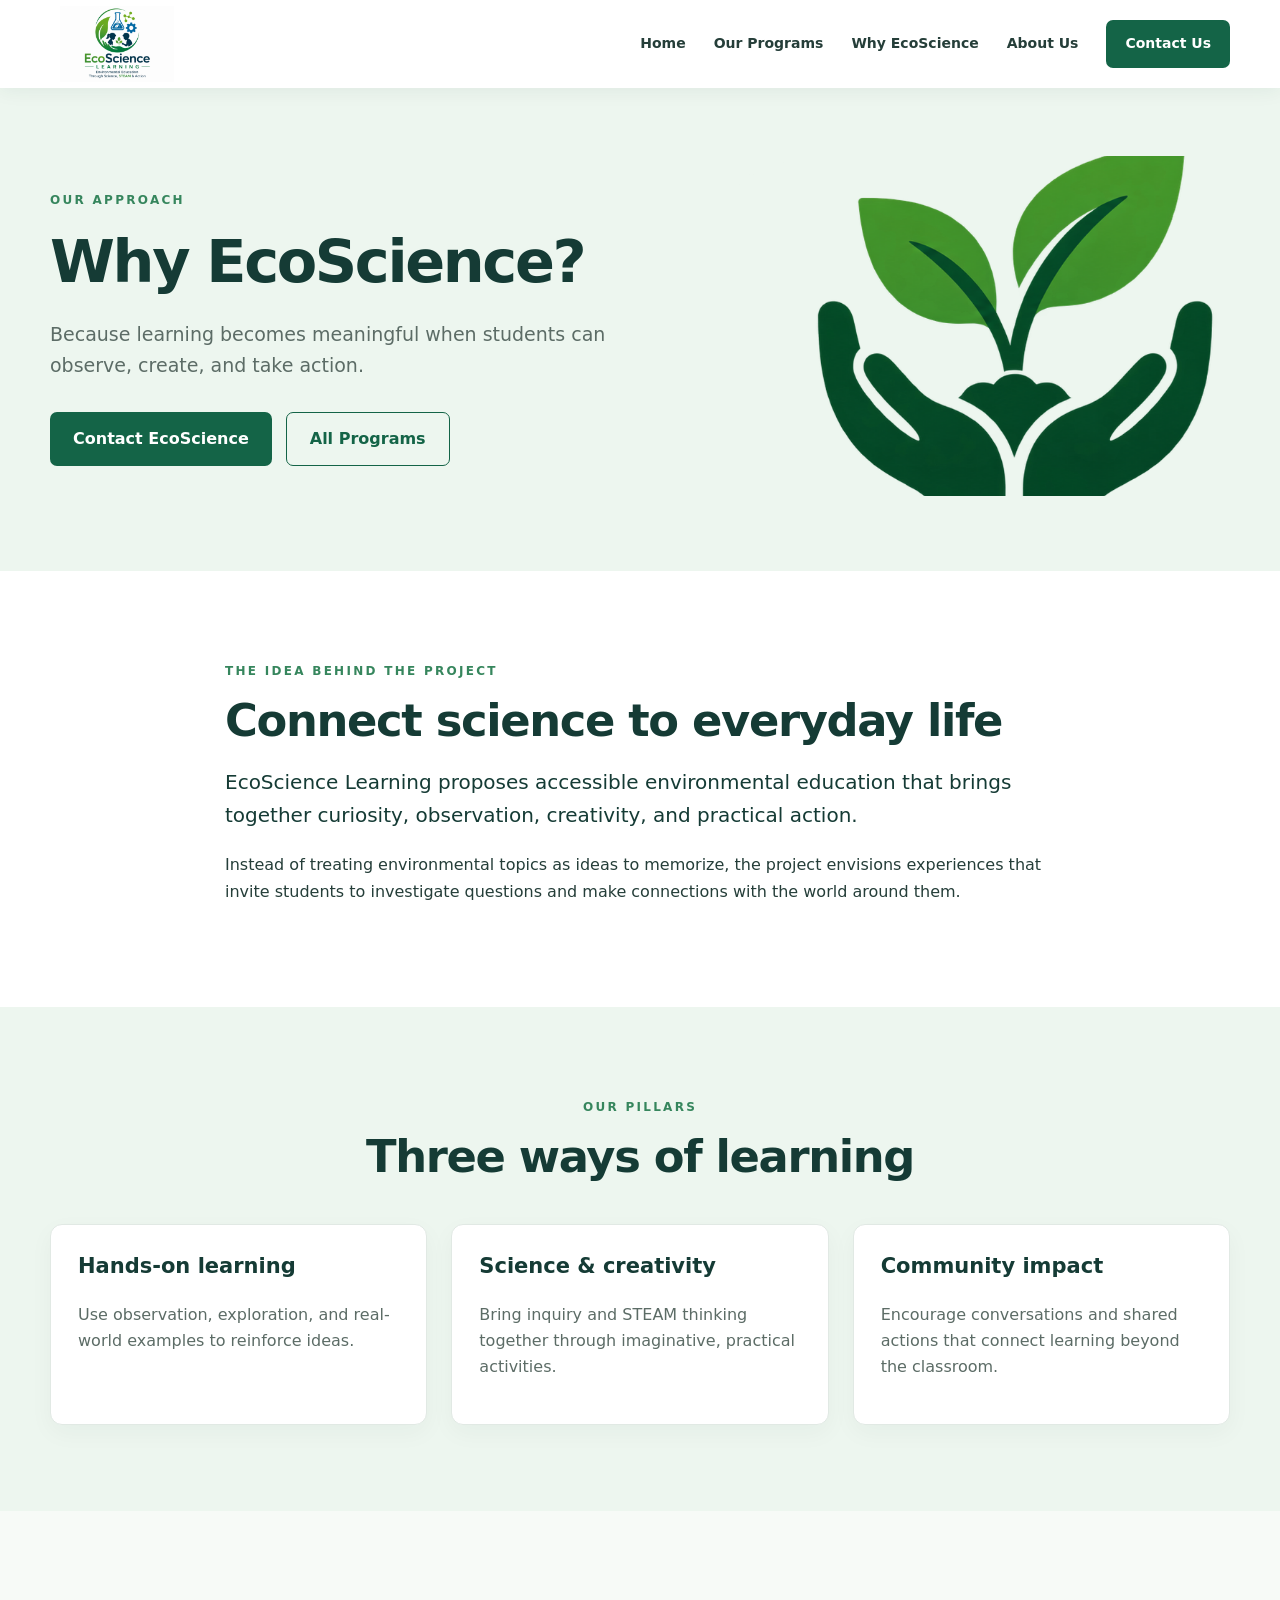
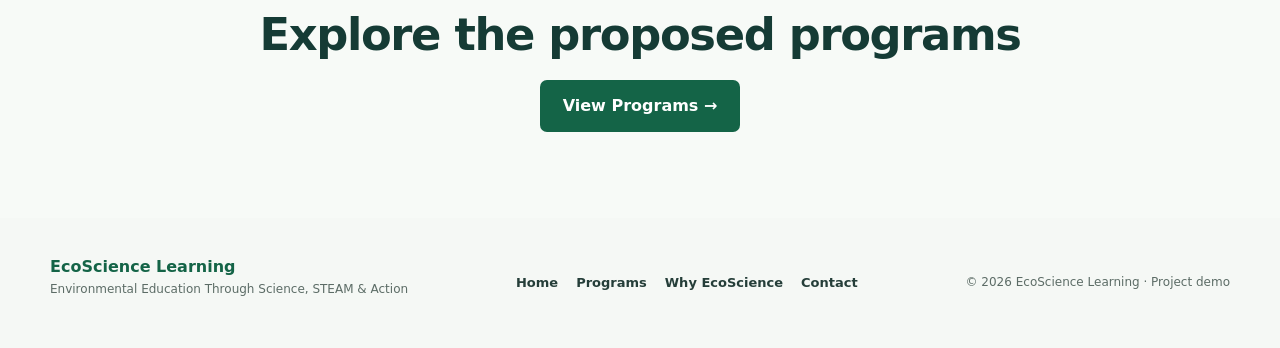
<file: why-ecoscience.html>
<!doctype html><html lang="en"><head><meta charset="utf-8"><meta name="viewport" content="width=device-width,initial-scale=1"><meta name="description" content="Learn about the EcoScience Learning approach to environmental education."><title>Why EcoScience | EcoScience Learning</title><link rel="stylesheet" href="style.css"></head><body><a class="skip" href="#main">Skip to content</a><header class="site-header"><div class="container header-inner"><a class="brand" href="index.html#home" aria-label="EcoScience Learning home"><img src="assets/ChatGPT-Image-Sep-1-2026-10_17_40-PM.png" alt="EcoScience Learning logo"></a><button class="menu-toggle" aria-controls="site-nav" aria-expanded="false">Menu ☰</button><nav id="site-nav" aria-label="Main navigation"><a href="index.html#home">Home</a><a href="index.html#programs">Our Programs</a><a href="why-ecoscience.html">Why EcoScience</a><a href="about.html">About Us</a><a href="contact.html" class="nav-contact">Contact Us</a></nav></div></header><main id="main"><section class="detail-hero"><div class="container detail-hero-grid"><div><span class="eyebrow">Our approach</span><h1>Why EcoScience?</h1><p>Because learning becomes meaningful when students can observe, create, and take action.</p><div class="cta-group"><a class="btn primary" href="contact.html">Contact EcoScience</a><a class="btn outline" href="index.html#programs">All Programs</a></div></div><img src="assets/ecoscience_hands_on_learning.png" alt="Illustration related to Why EcoScience?"></div></section><section class="section"><div class="container narrow"><span class="eyebrow">The idea behind the project</span><h2>Connect science to everyday life</h2><p class="lead">EcoScience Learning proposes accessible environmental education that brings together curiosity, observation, creativity, and practical action.</p><p>Instead of treating environmental topics as ideas to memorize, the project envisions experiences that invite students to investigate questions and make connections with the world around them.</p></div></section><section class="section soft"><div class="container"><div class="section-heading"><span class="eyebrow">Our pillars</span><h2>Three ways of learning</h2></div><div class="detail-features"><article><h3>Hands-on learning</h3><p>Use observation, exploration, and real-world examples to reinforce ideas.</p></article><article><h3>Science & creativity</h3><p>Bring inquiry and STEAM thinking together through imaginative, practical activities.</p></article><article><h3>Community impact</h3><p>Encourage conversations and shared actions that connect learning beyond the classroom.</p></article></div></div></section><section class="section final-cta"><div class="container center"><h2>Explore the proposed programs</h2><a class="btn primary" href="index.html#programs">View Programs →</a></div></section></main><footer><div class="container footer-inner"><div><strong>EcoScience Learning</strong><p>Environmental Education Through Science, STEAM &amp; Action</p></div><nav aria-label="Footer navigation"><a href="index.html">Home</a><a href="index.html#programs">Programs</a><a href="why-ecoscience.html">Why EcoScience</a><a href="contact.html">Contact</a></nav><span>© <span id="year">2026</span> EcoScience Learning · Project demo</span></div></footer><script src="script.js"></script></body></html>
</file>
<file: style.css>
:root{--forest:#146447;--deep:#153b35;--mint:#edf6ef;--ink:#253e39;--muted:#5c6c66;--line:#e1e9e4;--white:#fff}*{box-sizing:border-box}html{scroll-behavior:smooth;scroll-padding-top:95px}body{margin:0;font:16px/1.65 system-ui,-apple-system,Segoe UI,Arial,sans-serif;color:var(--ink);background:white}a{color:inherit}a:focus-visible,button:focus-visible{outline:3px solid #ffba49;outline-offset:4px}.container{width:min(1180px,calc(100% - 48px));margin:auto}.skip{position:absolute;left:-9999px;z-index:100}.skip:focus{left:16px;top:16px;background:white;padding:10px}.site-header{position:sticky;top:0;background:#fffffff5;z-index:10;box-shadow:0 3px 18px #153b3510}.header-inner{height:88px;display:flex;align-items:center;justify-content:space-between;gap:32px}.brand img{display:block;width:133px;height:76px;object-fit:contain;object-position:center}nav{display:flex;gap:28px;align-items:center}nav a{font-size:14px;font-weight:650;text-decoration:none}nav a:hover{color:var(--forest)}.nav-contact{background:var(--forest);color:#fff!important;padding:12px 19px;border-radius:7px}.nav-contact:hover,.primary:hover{background:#0c4d34}.menu-toggle{display:none}.hero{min-height:580px;background:linear-gradient(90deg,#06291feb,#133a2ac5 50%,#133a2a12),url('assets/ChatGPT-Image-Sep-2-2026-10_49_03-PM.png') center 42%/cover;display:flex;align-items:center;color:white}.hero-content{padding:80px 0}.eyebrow{display:inline-block;font-size:12px;letter-spacing:.19em;text-transform:uppercase;font-weight:800;color:#36865d}.hero .eyebrow{color:#b8e8c9}h1,h2,h3,p{margin-top:0}h1{font-size:clamp(40px,5.1vw,68px);line-height:1.12;letter-spacing:-.04em;max-width:730px;margin:17px 0 24px}h2{font-size:clamp(30px,3.5vw,46px);line-height:1.18;letter-spacing:-.03em;margin:12px 0 18px;color:var(--deep)}h3{font-size:21px;line-height:1.35;color:var(--deep)}.hero p{max-width:690px;font-size:18px}.cta-group{display:flex;flex-wrap:wrap;gap:14px;margin-top:30px}.btn{display:inline-flex;justify-content:center;align-items:center;gap:8px;border-radius:7px;padding:13px 23px;font-weight:750;text-decoration:none;transition:background .2s}.btn.primary{background:var(--forest);color:white}.btn.secondary{border:1px solid #ffffffb5;color:white}.btn.secondary:hover{background:#ffffff25}.section{padding:86px 0}.section-heading{text-align:center;max-width:830px;margin:0 auto 40px}.section-heading p{color:var(--muted);font-size:17px}.program-grid,.benefit-grid{display:grid;grid-template-columns:repeat(3,minmax(0,1fr));gap:26px}.program-card{background:white;overflow:hidden;border:1px solid var(--line);border-radius:12px;box-shadow:0 13px 28px #142a2012}.program-card>img{width:100%;height:255px;object-fit:cover}.card-body{padding:25px}.card-body p{color:var(--muted);min-height:108px}.card-body a{color:var(--forest);font-weight:750;text-decoration:none}.card-body a:hover{text-decoration:underline}.soft{background:var(--mint)}.benefit-grid{text-align:center}.benefit-grid article{padding:24px 14px}.benefit-grid img{width:84px;height:84px;object-fit:contain;mix-blend-mode:multiply}.benefit-grid h3{margin:15px 0 6px}.benefit-grid p{color:var(--muted)}.about-grid{display:grid;grid-template-columns:1fr 1fr;align-items:center;gap:70px}.about-grid p{color:var(--muted)}.about-grid>img{width:100%;height:370px;object-fit:cover;border-radius:13px}.contact{background:#153e34;color:white;text-align:center}.contact-inner{max-width:780px}.contact h2{color:white}.contact p{font-size:18px}.contact .eyebrow{color:#a4debb}.contact-note{font-size:14px!important;color:#c0d6cd}.contact small{display:block;margin:18px auto;color:#c0d6cd}footer{background:#f5f8f5;padding:36px 0}.footer-inner{display:flex;align-items:center;justify-content:space-between;gap:26px;flex-wrap:wrap}footer strong{color:var(--forest)}footer p,footer span{font-size:12px;color:var(--muted)}footer nav{gap:18px}footer nav a{font-size:13px}@media(max-width:760px){.container{width:min(100% - 32px,1180px)}.header-inner{height:76px}.brand img{width:110px;height:68px}.menu-toggle{display:block;background:transparent;border:1px solid var(--line);border-radius:5px;padding:9px 12px;font-weight:700;color:var(--forest)}#site-nav{display:none;position:absolute;top:76px;left:0;right:0;background:white;box-shadow:0 12px 16px #122e241a;padding:18px 24px;flex-direction:column;align-items:stretch;gap:14px}#site-nav.open{display:flex}.hero{min-height:550px;background:linear-gradient(90deg,#092e22e8,#123d2cb8),url('assets/ChatGPT-Image-Sep-2-2026-10_49_03-PM.png') center/cover}.hero-content{padding:70px 0}.hero p{font-size:16px}.section{padding:64px 0}.program-grid,.benefit-grid,.about-grid{grid-template-columns:1fr}.card-body p{min-height:0}.program-card>img{height:310px}.about-grid{gap:20px}.about-grid>img{height:270px}.footer-inner{flex-direction:column;align-items:start}}

/* Detail pages */
.detail-hero{background:var(--mint);padding:68px 0 75px}.detail-hero-grid{display:grid;grid-template-columns:1.1fr .9fr;gap:52px;align-items:center}.detail-hero h1{font-size:clamp(38px,4.6vw,60px);color:var(--deep)}.detail-hero p{font-size:19px;color:var(--muted);max-width:650px}.detail-hero img{width:100%;height:340px;object-fit:cover;border-radius:14px}.detail-hero .outline{border:1px solid var(--forest);color:var(--forest)}.narrow{max-width:830px}.lead{font-size:20px;color:var(--deep)}.detail-features{display:grid;grid-template-columns:repeat(3,minmax(0,1fr));gap:24px}.detail-features article,.concept-card{border:1px solid var(--line);border-radius:12px;padding:27px;background:#fff;box-shadow:0 8px 24px #153b350a}.detail-features p,.concept-card p{color:var(--muted)}.split-content{display:grid;grid-template-columns:1fr 1fr;gap:60px;align-items:start}.check-list{list-style:none;padding:0;margin:20px 0}.check-list li{position:relative;padding:0 0 15px 30px}.check-list li:before{content:'✓';position:absolute;left:0;color:var(--forest);font-weight:800}.final-cta{background:#f7faf7}.center{text-align:center}.center-action{text-align:center;margin:22px 0 0}.text-link{font-weight:750;color:var(--forest)}@media(max-width:760px){.detail-hero{padding:44px 0}.detail-hero-grid,.detail-features,.split-content{grid-template-columns:1fr}.detail-hero img{height:245px}.split-content{gap:28px}}

/* Contact inquiry form */
.contact-intro{margin-bottom:25px}.contact-intro p:not(.lead){color:var(--muted)}.contact-panel{border:1px solid var(--line);background:#fff;box-shadow:0 14px 35px #153b3510;border-radius:14px;padding:36px}.form-grid{display:grid;grid-template-columns:repeat(2,minmax(0,1fr));gap:19px}.form-field{display:flex;flex-direction:column;gap:6px;margin-bottom:19px}.form-field label{font-weight:700;color:var(--deep)}.form-field label span:not(.optional){color:#ae4b23}.optional{font-size:12px;font-weight:400;color:var(--muted)}.form-field input,.form-field select,.form-field textarea{width:100%;font:inherit;color:var(--ink);border:1px solid #b4c8bc;border-radius:8px;padding:12px 13px;background:white}.form-field textarea{resize:vertical;min-height:150px}.form-field input:focus-visible,.form-field textarea:focus-visible,.form-field select:focus-visible{outline:3px solid #c2e9d0;outline-offset:1px;border-color:var(--forest)}.form-field small{font-size:12px;color:var(--muted)}.form-disclosure{font-size:13px;color:var(--muted);margin:5px 0 22px}.form-actions{display:flex;align-items:center;flex-wrap:wrap;gap:15px}.form-submit{border:0;font-size:16px;cursor:pointer}.form-submit:disabled{background:#9bb5a5;color:#fff;cursor:not-allowed}.form-status{font-size:13px;color:var(--muted)}.honeypot{position:absolute!important;left:-9999px!important;opacity:0!important;height:1px!important;width:1px!important}@media(max-width:760px){.contact-panel{padding:23px 18px}.form-grid{grid-template-columns:1fr;gap:0}}
</file>
